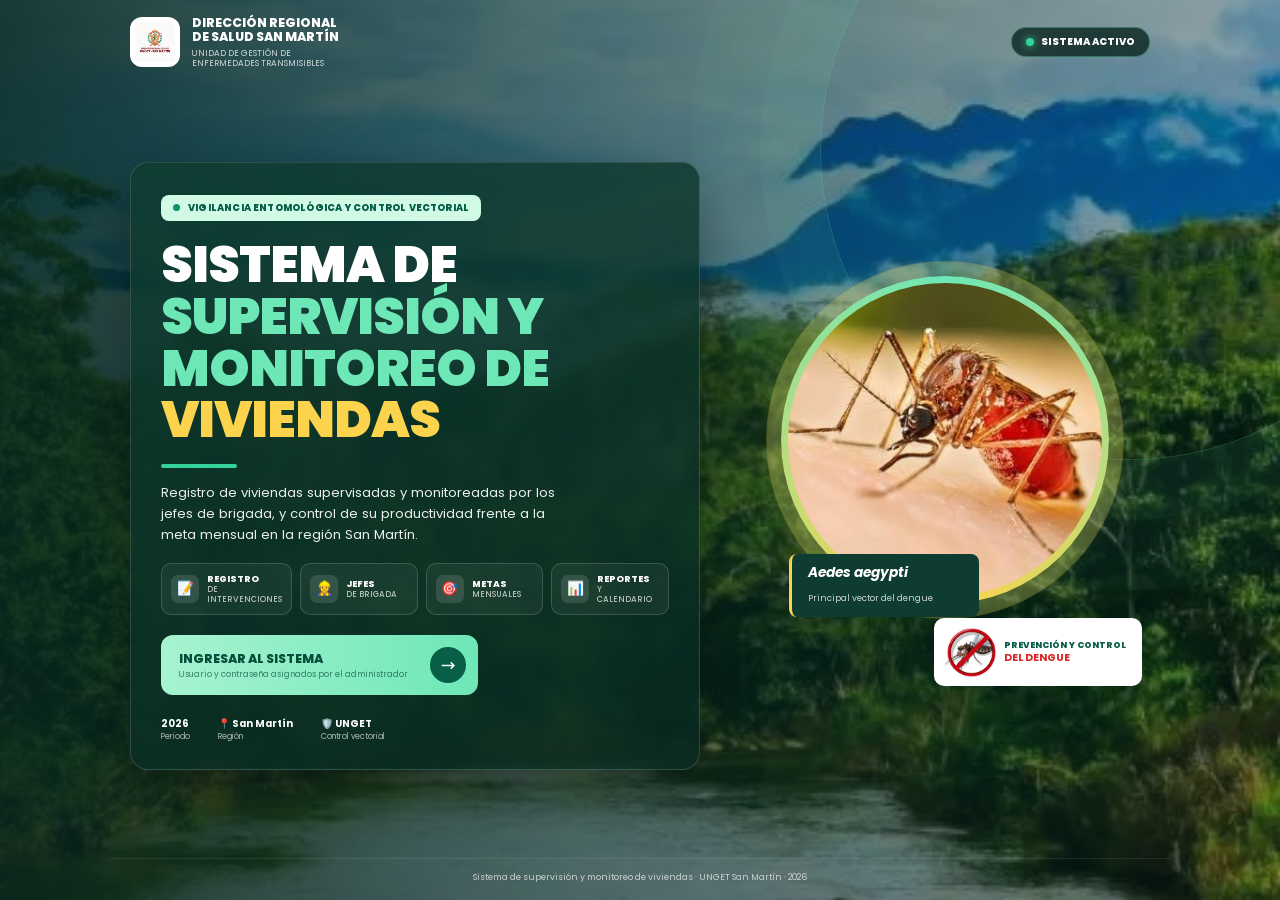
<file: index.html>
<!DOCTYPE html>
<html lang="es">
<head>
<meta charset="utf-8">
<meta name="viewport" content="width=device-width, initial-scale=1">
<title>Sistema de Supervisi&#243;n y Monitoreo de Viviendas &#8212; DIRESA San Mart&#237;n</title>
<link rel="icon" href="logo.png">
<link href="https://fonts.googleapis.com/css2?family=Poppins:ital,wght@0,400;0,500;0,600;0,700;0,800;0,900;1,700&display=swap" rel="stylesheet">
<link rel="stylesheet" href="presentacion.css">
</head>
<body data-page="portada">
<div class="fondo"></div>
<div class="ondas"></div>

<header class="top">
  <div class="marca">
    <span class="marca-logo"><img src="logo.png" alt="Logo DIRESA San Mart&#237;n" onerror="this.style.display='none'"></span>
    <span class="marca-txt"><strong>DIRECCI&#211;N REGIONAL<br>DE SALUD SAN MART&#205;N</strong><small>UNIDAD DE GESTI&#211;N DE<br>ENFERMEDADES TRANSMISIBLES</small></span>
  </div>
  <span class="activo" id="estadoSistema"><i></i>SISTEMA ACTIVO</span>
</header>

<main class="escena">
  <section class="tarjeta">
    <span class="pildora"><i></i>VIGILANCIA ENTOMOL&#211;GICA Y CONTROL VECTORIAL</span>
    <h1><span class="b">SISTEMA DE</span> <span class="v">SUPERVISI&#211;N Y</span> <span class="v">MONITOREO DE</span> <span class="a">VIVIENDAS</span></h1>
    <span class="raya"></span>
    <p class="bajada">Registro de viviendas supervisadas y monitoreadas por los jefes de brigada, y control de su productividad frente a la meta mensual en la regi&#243;n San Mart&#237;n.</p>

    <div class="mods" id="mods">
      <div class="mod"><span>&#128221;</span><b>REGISTRO<small>DE INTERVENCIONES</small></b></div>
      <div class="mod"><span>&#128119;</span><b>JEFES<small>DE BRIGADA</small></b></div>
      <div class="mod"><span>&#127919;</span><b>METAS<small>MENSUALES</small></b></div>
      <div class="mod"><span>&#128202;</span><b>REPORTES<small>Y CALENDARIO</small></b></div>
    </div>

    <button class="ingresar" id="btnIngresar" type="button"><span><b>INGRESAR AL SISTEMA</b><small>Usuario y contrase&#241;a asignados por el administrador</small></span><i>&#8594;</i></button>

    <form class="login" id="frmLogin" hidden autocomplete="on">
      <label>Usuario<input id="lgUsuario" name="username" autocomplete="username" required></label>
      <label>Contrase&#241;a<input id="lgClave" name="password" type="password" autocomplete="current-password" required></label>
      <p class="msg" id="lgMsg" role="alert"></p>
      <div class="login-acc"><button class="ingresar chico" type="submit" id="lgBtn"><span><b>ENTRAR</b></span><i>&#8594;</i></button><button type="button" class="volver" id="lgVolver">Volver</button></div>
    </form>

    <div class="pie-datos">
      <div><b id="anio">2026</b><small>Periodo</small></div>
      <div><b>&#128205; San Mart&#237;n</b><small>Regi&#243;n</small></div>
      <div><b>&#128737;&#65039; UNGET</b><small>Control vectorial</small></div>
    </div>
  </section>

  <aside class="visual">
    <div class="circulo"><img src="mosquito-real.jpg" alt="Mosquito Aedes aegypti" onerror="this.style.opacity=0"></div>
    <div class="cartel"><b>Aedes aegypti</b><small>Principal vector del dengue</small></div>
    <div class="prevencion"><img src="mosquito-prevencion.png" alt="" onerror="this.style.display='none'"><span>PREVENCI&#211;N Y CONTROL<b>DEL DENGUE</b></span></div>
  </aside>
</main>

<footer class="pie">Sistema de supervisi&#243;n y monitoreo de viviendas &#183; UNGET San Mart&#237;n &#183; <span id="anio2">2026</span></footer>

<script src="script.js"></script>
</body>
</html>
</file>
<file: presentacion.css>
*{box-sizing:border-box}
[hidden]{display:none!important}
html,body{margin:0;min-height:100%}
body{font-family:"Poppins",system-ui,"Segoe UI",Arial,sans-serif;color:#fff;background:#0b2a22;min-height:100vh;display:flex;flex-direction:column;overflow-x:hidden}
.fondo{position:fixed;inset:0;z-index:-2;background:linear-gradient(90deg,rgba(6,38,30,.88) 0%,rgba(8,48,38,.62) 45%,rgba(8,48,38,.35) 100%),url("selva.jpg") center/cover no-repeat}
.ondas{position:fixed;right:-160px;top:-160px;width:620px;height:620px;border-radius:50%;border:1px solid rgba(110,231,183,.22);box-shadow:0 0 0 60px rgba(110,231,183,.04),0 0 0 130px rgba(110,231,183,.03);z-index:-1;pointer-events:none}
.top{display:flex;justify-content:space-between;align-items:center;max-width:1060px;width:100%;margin:0 auto;padding:16px 20px}
.marca{display:flex;align-items:center;gap:12px}
.marca-logo{width:50px;height:50px;border-radius:12px;background:#fff;display:grid;place-items:center;overflow:hidden}
.marca-logo img{width:40px;height:40px;object-fit:contain}
.marca-txt strong{display:block;font-size:.78rem;line-height:1.15;font-weight:800}
.marca-txt small{display:block;font-size:.52rem;opacity:.8;line-height:1.25;margin-top:3px}
.activo{display:inline-flex;align-items:center;gap:7px;background:rgba(5,30,24,.75);border:1px solid rgba(110,231,183,.35);padding:7px 14px;border-radius:999px;font-size:.62rem;font-weight:800}
.activo i{width:8px;height:8px;border-radius:50%;background:#34d399;box-shadow:0 0 8px #34d399}
.activo.off i{background:#fbbf24;box-shadow:0 0 8px #fbbf24}

.escena{flex:1;display:grid;grid-template-columns:minmax(0,570px) minmax(0,1fr);gap:40px;align-items:center;max-width:1060px;width:100%;margin:0 auto;padding:30px 20px 40px}
.tarjeta{background:linear-gradient(160deg,rgba(14,60,48,.82),rgba(8,40,32,.78));border:1px solid rgba(255,255,255,.14);border-radius:18px;padding:30px 30px 26px;backdrop-filter:blur(6px);-webkit-backdrop-filter:blur(6px);box-shadow:0 20px 60px rgba(0,0,0,.35)}
.pildora{display:inline-flex;align-items:center;gap:8px;background:#d1fae5;color:#065f46;font-size:.6rem;font-weight:800;padding:6px 12px;border-radius:8px;letter-spacing:.02em}
.pildora i{width:7px;height:7px;border-radius:50%;background:#059669}
h1{margin:18px 0 0;font-weight:900;font-size:clamp(2.1rem,5.4vw,3.15rem);line-height:1.03;letter-spacing:-.02em}
h1 span{display:block}
h1 .b{color:#fff} h1 .v{color:#6ee7b7} h1 .a{color:#fcd34d}
.raya{display:block;width:76px;height:4px;border-radius:2px;background:#34d399;margin:18px 0 14px}
.bajada{font-size:.82rem;line-height:1.6;opacity:.92;margin:0 0 18px;max-width:52ch}
.mods{display:grid;grid-template-columns:repeat(4,1fr);gap:8px;margin-bottom:20px}
.mod{display:flex;align-items:center;gap:8px;border:1px solid rgba(255,255,255,.16);background:rgba(255,255,255,.05);border-radius:10px;padding:10px 9px}
.mod span{width:28px;height:28px;flex:0 0 28px;border-radius:7px;background:rgba(255,255,255,.12);display:grid;place-items:center;font-size:.85rem}
.mod b{font-size:.56rem;font-weight:800;line-height:1.2}
.mod small{display:block;font-weight:500;opacity:.7;font-size:.5rem}
.ingresar{display:inline-flex;align-items:center;gap:22px;border:0;cursor:pointer;background:linear-gradient(90deg,#a7f3d0,#6ee7b7);color:#064e3b;border-radius:12px;padding:12px 12px 12px 18px;text-align:left;font-family:inherit}
.ingresar b{display:block;font-size:.78rem;font-weight:800}
.ingresar small{display:block;font-size:.52rem;opacity:.7}
.ingresar i{font-style:normal;width:36px;height:36px;border-radius:50%;background:#065f46;color:#fff;display:grid;place-items:center;font-size:1.1rem}
.ingresar:hover{filter:brightness(1.05)}
.ingresar:focus-visible,.volver:focus-visible,.login input:focus-visible{outline:3px solid #fcd34d;outline-offset:2px}
.ingresar.chico{gap:14px}
.login{display:grid;gap:12px;max-width:360px}
.login[hidden]{display:none}
.login label{display:grid;gap:5px;font-size:.72rem;font-weight:600}
.login input{font:inherit;font-size:.9rem;padding:11px 12px;border-radius:9px;border:1px solid rgba(255,255,255,.25);background:rgba(255,255,255,.95);color:#0b2a22}
.login-acc{display:flex;align-items:center;gap:14px}
.volver{background:none;border:0;color:#d1fae5;font:inherit;font-size:.75rem;cursor:pointer;text-decoration:underline}
.msg{margin:0;min-height:1.1em;font-size:.74rem;color:#fecaca;font-weight:600}
.msg.ok{color:#a7f3d0}
.pie-datos{display:flex;gap:28px;margin-top:22px}
.pie-datos b{display:block;font-size:.62rem;font-weight:700}
.pie-datos small{display:block;font-size:.5rem;opacity:.65}

.visual{position:relative;min-height:440px}
.circulo{position:absolute;left:50%;top:44%;transform:translate(-50%,-50%);width:min(330px,80%);aspect-ratio:1;border-radius:50%;padding:7px;background:conic-gradient(#6ee7b7,#fcd34d,#6ee7b7);box-shadow:0 0 0 14px rgba(110,231,183,.08),0 0 0 15px rgba(252,211,77,.25)}
.circulo img{width:100%;height:100%;border-radius:50%;object-fit:cover;display:block;background:#0e3c30}
.cartel{position:absolute;left:12%;top:70%;background:#0e3c30;border-left:3px solid #fcd34d;border-radius:8px;padding:9px 16px;min-width:190px}
.cartel b{display:block;font-style:italic;font-size:.86rem}
.cartel small{font-size:.55rem;opacity:.8}
.prevencion{position:absolute;right:2%;bottom:0;display:flex;align-items:center;gap:8px;background:#fff;color:#065f46;border-radius:10px;padding:8px 16px 8px 10px;font-size:.55rem;font-weight:800;line-height:1.3}
.prevencion img{width:52px;height:52px;object-fit:contain}
.prevencion b{display:block;color:#dc2626;font-size:.66rem}
.pie{max-width:1060px;width:calc(100% - 40px);margin:0 auto;border-top:1px solid rgba(255,255,255,.12);text-align:center;font-size:.55rem;opacity:.7;padding:12px 0 16px}
@media (max-width:860px){
  .escena{grid-template-columns:1fr}
  .visual{min-height:360px}
  .mods{grid-template-columns:repeat(2,1fr)}
}
@media (prefers-reduced-motion:reduce){*{transition:none!important}}
</file>
<file: style.css>
*{box-sizing:border-box}
:root{--teal:#0e8a9b;--teal-d:#0b6f7d;--teal-l:#e6f5f7;--ink:#1e2b33;--muted:#64748b;--line:#e2e8f0;--bg:#eef2f5;--card:#fff;
  --azul:#2563eb;--rojo:#ef4444;--ambar:#f59e0b;--morado:#7c3aed;--verde:#16a34a;--naranja:#f97316;--indigo:#4338ca;color-scheme:light}
html,body{margin:0}
body{font-family:"Poppins",system-ui,"Segoe UI",Arial,sans-serif;background:var(--bg);color:var(--ink);font-size:13px;line-height:1.45}
button,input,select{font:inherit;color:inherit}
:focus-visible{outline:3px solid var(--ambar);outline-offset:2px}

/* Cabecera */
.cabecera{display:flex;height:76px;background:#fff;position:relative}
.cab-logo{width:150px;flex:0 0 150px;display:grid;place-items:center;background:#fff;position:relative;z-index:1;clip-path:polygon(0 0,82% 0,100% 50%,82% 100%,0 100%)}
.cab-logo img{max-height:56px;max-width:90px;object-fit:contain}
.cab-banda{flex:1;margin-left:-28px;display:flex;align-items:center;background:linear-gradient(90deg,#d6f0f4 0%,#8fd0db 22%,#2aa3b4 50%,#11899b 75%,#0c7383 100%);position:relative;overflow:hidden}
.cab-titulo{flex:1;text-align:center;color:#fff;padding:0 10px;text-shadow:0 1px 2px rgba(0,0,0,.15)}
.cab-titulo h1{margin:0;font-size:clamp(.9rem,1.6vw,1.25rem);font-weight:900;letter-spacing:.01em}
.cab-titulo p{margin:2px 0 0;font-size:.66rem;opacity:.95}
.cab-mosquito{height:76px;width:auto;object-fit:cover;-webkit-mask-image:linear-gradient(90deg,transparent,#000 30%);mask-image:linear-gradient(90deg,transparent,#000 30%)}
.cab-act{display:flex;gap:8px;align-items:center;background:#0f2f3a;color:#fff;border-radius:8px;padding:8px 12px;margin:0 12px;min-width:150px}
.cab-act small{display:block;font-size:.55rem;opacity:.8;line-height:1.2}
.cab-act b{display:block;font-size:.8rem;line-height:1.2}

.barra{display:flex;flex-wrap:wrap;justify-content:space-between;align-items:center;gap:8px;background:#fff;border-top:1px solid var(--line);border-bottom:1px solid var(--line);padding:6px 12px}
.tabs{display:flex;gap:4px;flex-wrap:wrap}
.tabs a{padding:7px 12px;border-radius:7px;text-decoration:none;color:var(--muted);font-weight:600;font-size:.8rem}
.tabs a:hover{background:var(--teal-l);color:var(--teal-d)}
.tabs a[aria-current="page"]{background:var(--teal);color:#fff}
.sesion{display:flex;gap:8px;align-items:center;font-size:.78rem}
.sesion #quien{font-weight:600}
.sesion #quien small{color:var(--muted);font-weight:500}

main{padding:10px 8px 40px}
.vista[hidden]{display:none}
.cargando{padding:60px;text-align:center;color:var(--muted)}
#aviso .banner{margin:8px 8px 0;padding:9px 14px;border-radius:8px;background:#fef3c7;border:1px solid #fcd34d;font-size:.8rem}
#aviso .banner.err{background:#fee2e2;border-color:#fca5a5}

.panel{background:var(--card);border-radius:8px;box-shadow:0 1px 3px rgba(15,23,42,.08);margin:0 0 10px;overflow:hidden}
.panel>h2{margin:0;background:var(--teal);color:#fff;font-size:.78rem;font-weight:700;padding:7px 12px}
.panel.claro{padding:20px 22px;border:1px solid var(--line);box-shadow:none}
.h-claro{background:none!important;color:var(--ink)!important;padding:0!important;font-size:1.1rem!important}
.sub{color:var(--muted);font-size:.75rem;margin:6px 12px}
.panel.claro .sub{margin:2px 0 14px}

/* Filtros */
.filtros{padding:12px}
.f-grid{display:grid;grid-template-columns:repeat(6,minmax(0,1fr));gap:10px;align-items:start}
.f-col{display:grid;gap:8px}
.f-grid label{display:grid;gap:3px}
.f-grid label>span{font-size:.68rem;font-weight:700}
.f-grid select,.f-grid input,.f-linea input,.f-linea select{width:100%;padding:6px 8px;border:1px solid #cbd5e1;border-radius:5px;background:#fff;font-size:.74rem}
.btn-teal{background:var(--teal);color:#fff;border:0;border-radius:5px;padding:6px 12px;font-weight:700;font-size:.74rem;cursor:pointer;justify-self:start}
.btn-teal:hover{background:var(--teal-d)}
.btn-teal.ancho{width:100%;justify-self:stretch}
.btn-sec{background:#fff;border:1px solid #cbd5e1;border-radius:6px;padding:5px 10px;font-size:.74rem;font-weight:600;cursor:pointer}
.btn-sec:hover{background:#f1f5f9}
.btn-azul{background:var(--azul);color:#fff;border:0;border-radius:7px;padding:11px;font-weight:600;cursor:pointer;width:100%;font-size:.9rem}
.btn-mini{border:1px solid #cbd5e1;background:#fff;border-radius:5px;padding:2px 8px;font-size:.7rem;cursor:pointer;margin-right:4px}
.btn-mini.rojo{color:#b91c1c;border-color:#fca5a5}
button:disabled{opacity:.55;cursor:not-allowed}
.descargas{display:flex;flex-wrap:wrap;gap:6px;margin-top:12px}
.btn-d{border:0;color:#fff;border-radius:4px;padding:6px 10px;font-size:.68rem;font-weight:700;cursor:pointer}
.d-teal{background:var(--teal)} .d-rojo{background:var(--rojo)} .d-morado{background:var(--morado)} .d-verde{background:var(--verde)}
.nota{font-size:.68rem;color:var(--muted);font-style:italic;margin:10px 0 0}

/* KPIs */
.kpis{display:grid;grid-template-columns:repeat(8,minmax(0,1fr));gap:8px;margin-bottom:10px}
.kpi{background:#fff;border-radius:8px;padding:12px 10px;display:flex;gap:10px;align-items:center;box-shadow:0 1px 3px rgba(15,23,42,.08)}
.kpi .ic{width:34px;height:34px;flex:0 0 34px;border-radius:7px;display:grid;place-items:center;font-size:1rem;color:#fff}
.kpi .t{font-size:.66rem;font-weight:600;line-height:1.2}
.kpi .v{font-size:1.25rem;font-weight:700;line-height:1.15}
.kpi .s{font-size:.6rem;font-weight:600}
.kpi .s2{font-size:.52rem;color:var(--muted)}

/* Filas */
.fila{display:grid;gap:10px}
.f3{grid-template-columns:1fr 1fr .95fr}
.f3b{grid-template-columns:1.2fr 1fr 1fr}
.f2{grid-template-columns:1fr 1.25fr}
.f2m{grid-template-columns:1fr 1.3fr}
#kpis{grid-template-columns:repeat(5,minmax(0,1fr))}
.u2{grid-template-columns:minmax(0,480px) 1fr}
.ch{height:250px;padding:10px}
.cobertura{display:grid;grid-template-columns:1fr 150px;gap:10px;align-items:center;padding:10px;min-height:250px}
.dona{position:relative;height:210px}
.dona-c{position:absolute;inset:0;display:grid;place-content:center;text-align:center;pointer-events:none}
.dona-c b{font-size:1.6rem;color:var(--teal-d);line-height:1}
.dona-c small{font-size:.62rem;font-weight:600;color:var(--ink)}
.mini-c{display:grid;gap:6px}
.mini-c div{background:#f1f5f9;border-radius:6px;padding:7px 9px}
.mini-c b{display:block;font-size:.95rem}
.mini-c small{font-size:.58rem;color:var(--muted)}
.barra-p{height:6px;background:#dbe4ea;border-radius:3px;margin-top:4px;overflow:hidden}
.barra-p i{display:block;height:100%;background:var(--teal)}

/* Tablas */
.tabla{overflow-x:auto}
table{border-collapse:collapse;width:100%;font-variant-numeric:tabular-nums;font-size:.74rem}
th{background:#e6eef2;font-weight:700;font-size:.66rem;padding:7px 8px;text-align:center;white-space:nowrap}
td{padding:6px 8px;border-bottom:1px solid var(--line);text-align:center;white-space:nowrap}
td.izq,th.izq{text-align:left}
td.nom{text-align:left;white-space:normal;min-width:170px;font-weight:600}
tfoot td{font-weight:700;background:#f8fafc;border-top:2px solid #94a3b8}
tr.clic{cursor:pointer} tr.clic:hover td{background:#f0fafb}
.av{display:flex;align-items:center;gap:6px;min-width:120px}
.av .barra-p{flex:1;margin:0;position:relative;overflow:visible}
.av .barra-p i{border-radius:3px}
.av .barra-p em{position:absolute;top:-3px;bottom:-3px;width:2px;background:#b45309}
.av b{width:40px;text-align:right}
.tag{display:inline-block;padding:1px 8px;border-radius:999px;font-size:.62rem;font-weight:700}
.t-ok{background:#dcfce7;color:#166534} .t-am{background:#fef3c7;color:#92400e} .t-ro{background:#fee2e2;color:#991b1b} .t-gr{background:#f1f5f9;color:#475569}
.hm{min-width:30px;padding:5px 4px}
.vacio{padding:24px;text-align:center;color:var(--muted)}

/* Calendario */
.cal-nav{display:flex;align-items:center;justify-content:space-between;padding:8px 12px 0}
.cal-nav b{font-size:.85rem;text-transform:capitalize}
.cal{display:grid;grid-template-columns:repeat(7,minmax(0,1fr));gap:4px;padding:10px 12px 12px}
.cal .dow{text-align:center;font-size:.64rem;font-weight:700;color:var(--muted)}
.dia{min-height:58px;border:1px solid var(--line);border-radius:6px;padding:4px 6px;background:#fff;display:flex;flex-direction:column;justify-content:space-between;text-align:left;cursor:pointer}
.dia:disabled{cursor:default}
.dia.fuera{visibility:hidden}
.dia .n{font-size:.62rem;color:var(--muted);font-weight:600}
.dia .v{font-size:.95rem;font-weight:700;color:var(--teal-d)}
.dia .j{font-size:.55rem;color:var(--muted)}
.dia.dom .n{color:var(--rojo)}
.dia.hoy{outline:2px solid var(--ambar);outline-offset:-2px}
.dia.sel{border:2px solid var(--teal-d)}

/* Formularios */
.form-u{display:grid;gap:14px}
.form-u label,.form-r label{display:grid;gap:5px;font-size:.82rem;font-weight:500}
.form-u input,.form-u select{padding:10px 12px;border:1px solid #d4d8de;border-radius:7px;background:#fff;font-size:.85rem}
.form-r{display:grid;grid-template-columns:1fr 1fr;gap:12px;padding:12px}
.form-r textarea{padding:8px 10px;border:1px solid #cbd5e1;border-radius:6px;background:#fff;font-size:.85rem;font-family:inherit;resize:vertical}
.form-r input,.form-r select{padding:8px 10px;border:1px solid #cbd5e1;border-radius:6px;background:#fff;font-size:.85rem}
.form-r small{color:var(--muted);font-size:.66rem;font-weight:400}
.form-r .r2{grid-column:1/-1}
.form-r[hidden]{display:none}
label[hidden]{display:none!important}
.acciones{display:flex;gap:8px}
.msg{margin:0;min-height:1em;font-size:.76rem;font-weight:600;color:#b91c1c}
.msg.ok{color:#15803d}
.f-linea{display:flex;flex-wrap:wrap;gap:10px;align-items:end;padding:10px 12px}
.f-linea label{display:grid;gap:3px;font-size:.7rem;font-weight:700;min-width:180px}
.f-linea input[type=search]{max-width:none;flex:1;padding:9px 12px;font-size:.82rem}
.u-cab{display:flex;justify-content:space-between;align-items:start;gap:10px}
.panel.claro .f-linea{padding:0 0 12px}
input.meta{width:110px;text-align:right;padding:5px 8px;border:1px solid #cbd5e1;border-radius:5px}

dialog{border:0;border-radius:10px;padding:0;width:min(900px,95vw);max-height:88vh;box-shadow:0 20px 60px rgba(0,0,0,.3)}
dialog::backdrop{background:rgba(15,23,42,.5)}
.dlg-cab{display:flex;justify-content:space-between;align-items:center;gap:10px;background:var(--teal);color:#fff;padding:10px 14px;position:sticky;top:0}
.dlg-cab h3{margin:0;font-size:.95rem}
#dlgB{padding:6px 0 12px}
.toast{position:fixed;left:50%;bottom:22px;transform:translateX(-50%);background:#0f2f3a;color:#fff;padding:10px 18px;border-radius:8px;font-weight:600;font-size:.8rem;opacity:0;transition:opacity .2s;pointer-events:none;z-index:50}
.toast.on{opacity:1}

@media (max-width:1200px){.kpis{grid-template-columns:repeat(4,minmax(0,1fr))}.f-grid{grid-template-columns:repeat(3,minmax(0,1fr))}}
@media (max-width:900px){#kpis{grid-template-columns:repeat(3,minmax(0,1fr))}.f2m,.f3,.f3b,.f2,.u2{grid-template-columns:1fr}.cab-mosquito{display:none}.cab-logo{width:96px;flex-basis:96px}}
@media (max-width:600px){#kpis{grid-template-columns:repeat(2,minmax(0,1fr))}.kpis{grid-template-columns:repeat(2,minmax(0,1fr))}.f-grid{grid-template-columns:1fr}.cab-act{display:none}.form-r{grid-template-columns:1fr}.cobertura{grid-template-columns:1fr}}
@media (prefers-reduced-motion:reduce){*{transition:none!important}}

td.obs{text-align:left;white-space:normal;min-width:160px;max-width:320px;color:#475569}
.plazo{color:#64748b;font-size:.6rem}
</file>
